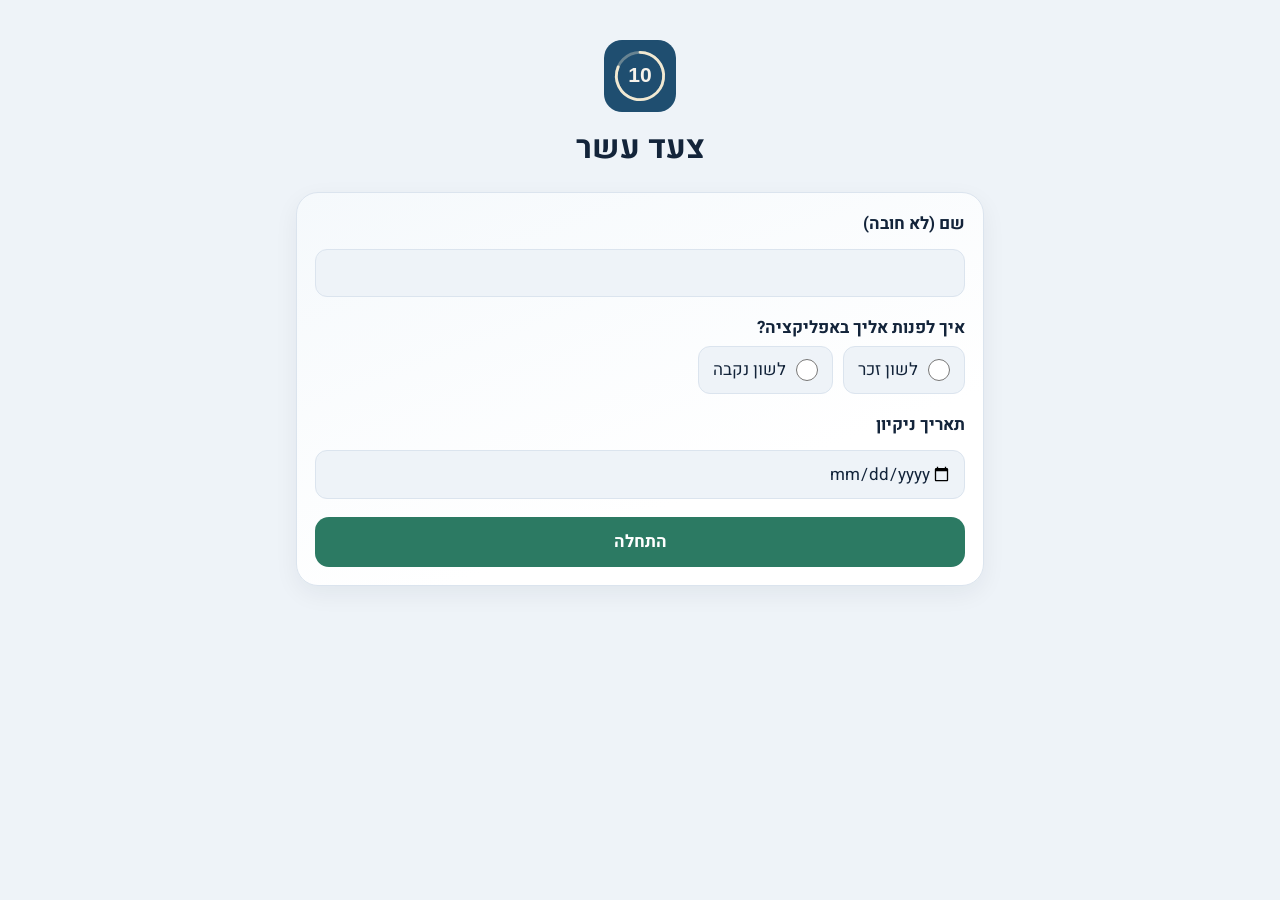
<file: index.html>
<!doctype html>
<html lang="he" dir="rtl">
  <head>
    <meta charset="utf-8" />
    <meta name="viewport" content="width=device-width, initial-scale=1, viewport-fit=cover" />
    <title>צעד עשר</title>
    <meta name="description" content="חשבון נפש יומי. הכול נשמר רק במכשיר שלך." />
    <meta name="theme-color" content="#eef3f8" media="(prefers-color-scheme: light)" />
    <meta name="theme-color" content="#0f1a27" media="(prefers-color-scheme: dark)" />
    <meta name="apple-mobile-web-app-capable" content="yes" />
    <meta name="mobile-web-app-capable" content="yes" />
    <meta name="apple-mobile-web-app-title" content="צעד עשר" />
    <meta name="apple-mobile-web-app-status-bar-style" content="default" />
    <link rel="manifest" href="manifest.webmanifest" />
    <link rel="icon" href="icons/icon.svg" type="image/svg+xml" />
    <link rel="apple-touch-icon" href="icons/apple-touch-icon.png" />
    <link rel="preconnect" href="https://fonts.googleapis.com" />
    <link rel="preconnect" href="https://fonts.gstatic.com" crossorigin />
    <link rel="stylesheet" href="https://fonts.googleapis.com/css2?family=Heebo:wght@400;500;600;700;800&display=swap" />
    <link rel="stylesheet" href="styles.css" />
  </head>
  <body>
    <main id="app" class="page" aria-live="polite"></main>
    <nav id="nav" class="bottom-nav" aria-label="ניווט ראשי" hidden></nav>
    <div id="toast" class="toast" role="status" aria-live="polite"></div>
    <div id="print-root" class="print-root" aria-hidden="true"></div>
    <noscript>כדי להשתמש באפליקציה צריך להפעיל JavaScript.</noscript>
    <script src="app.js"></script>
  </body>
</html>
</file>
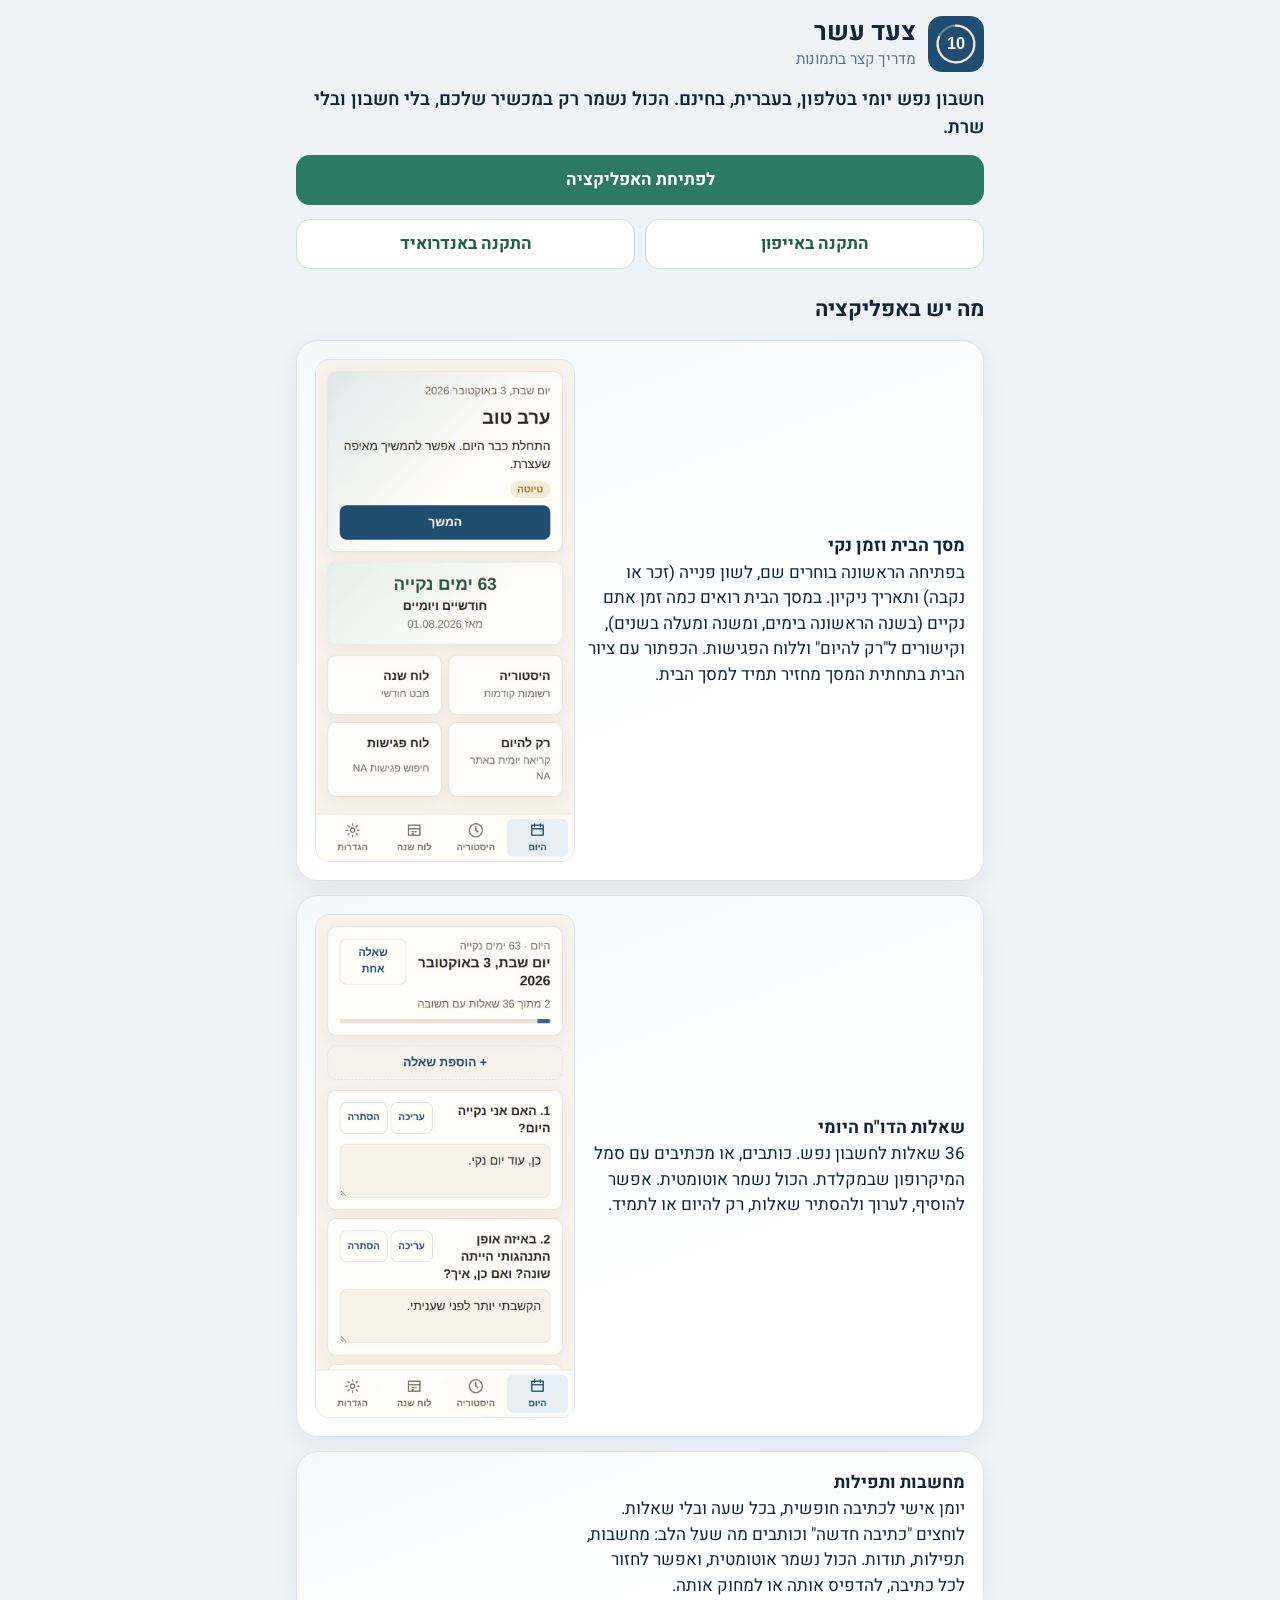
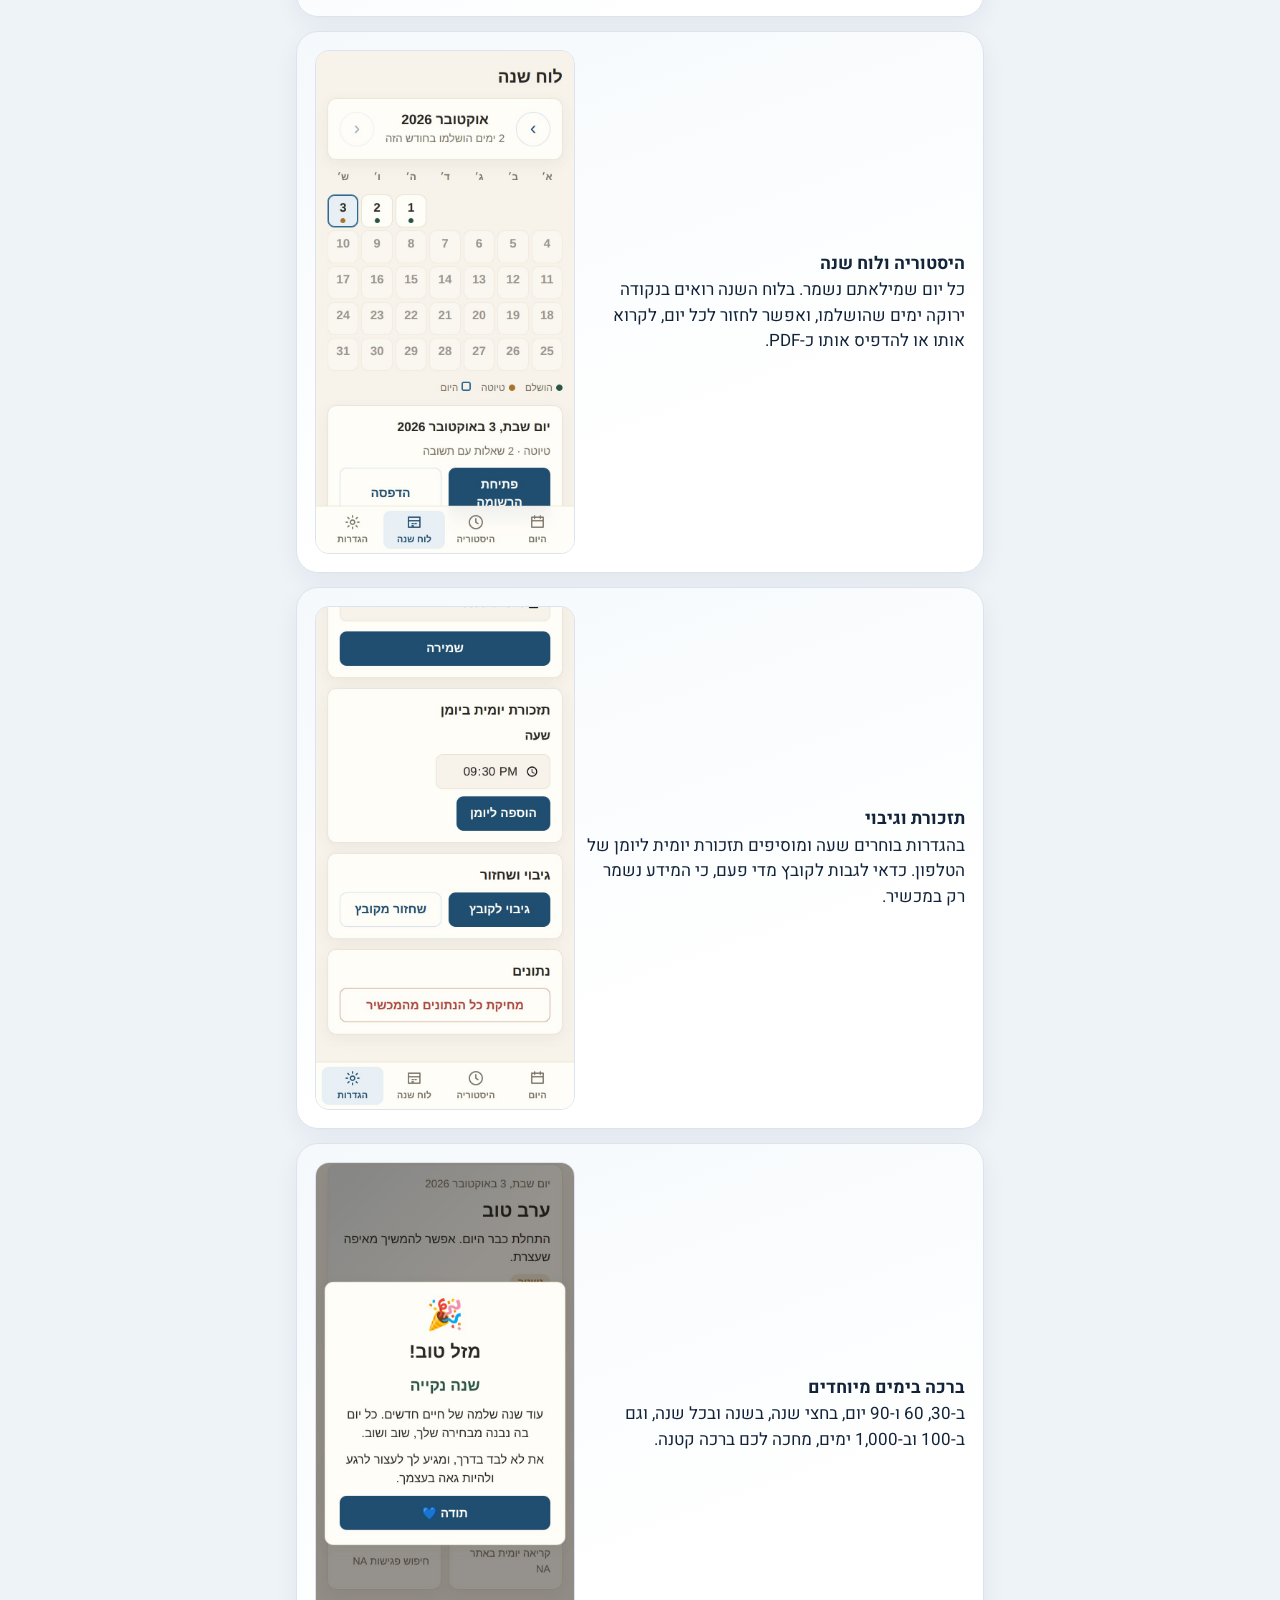
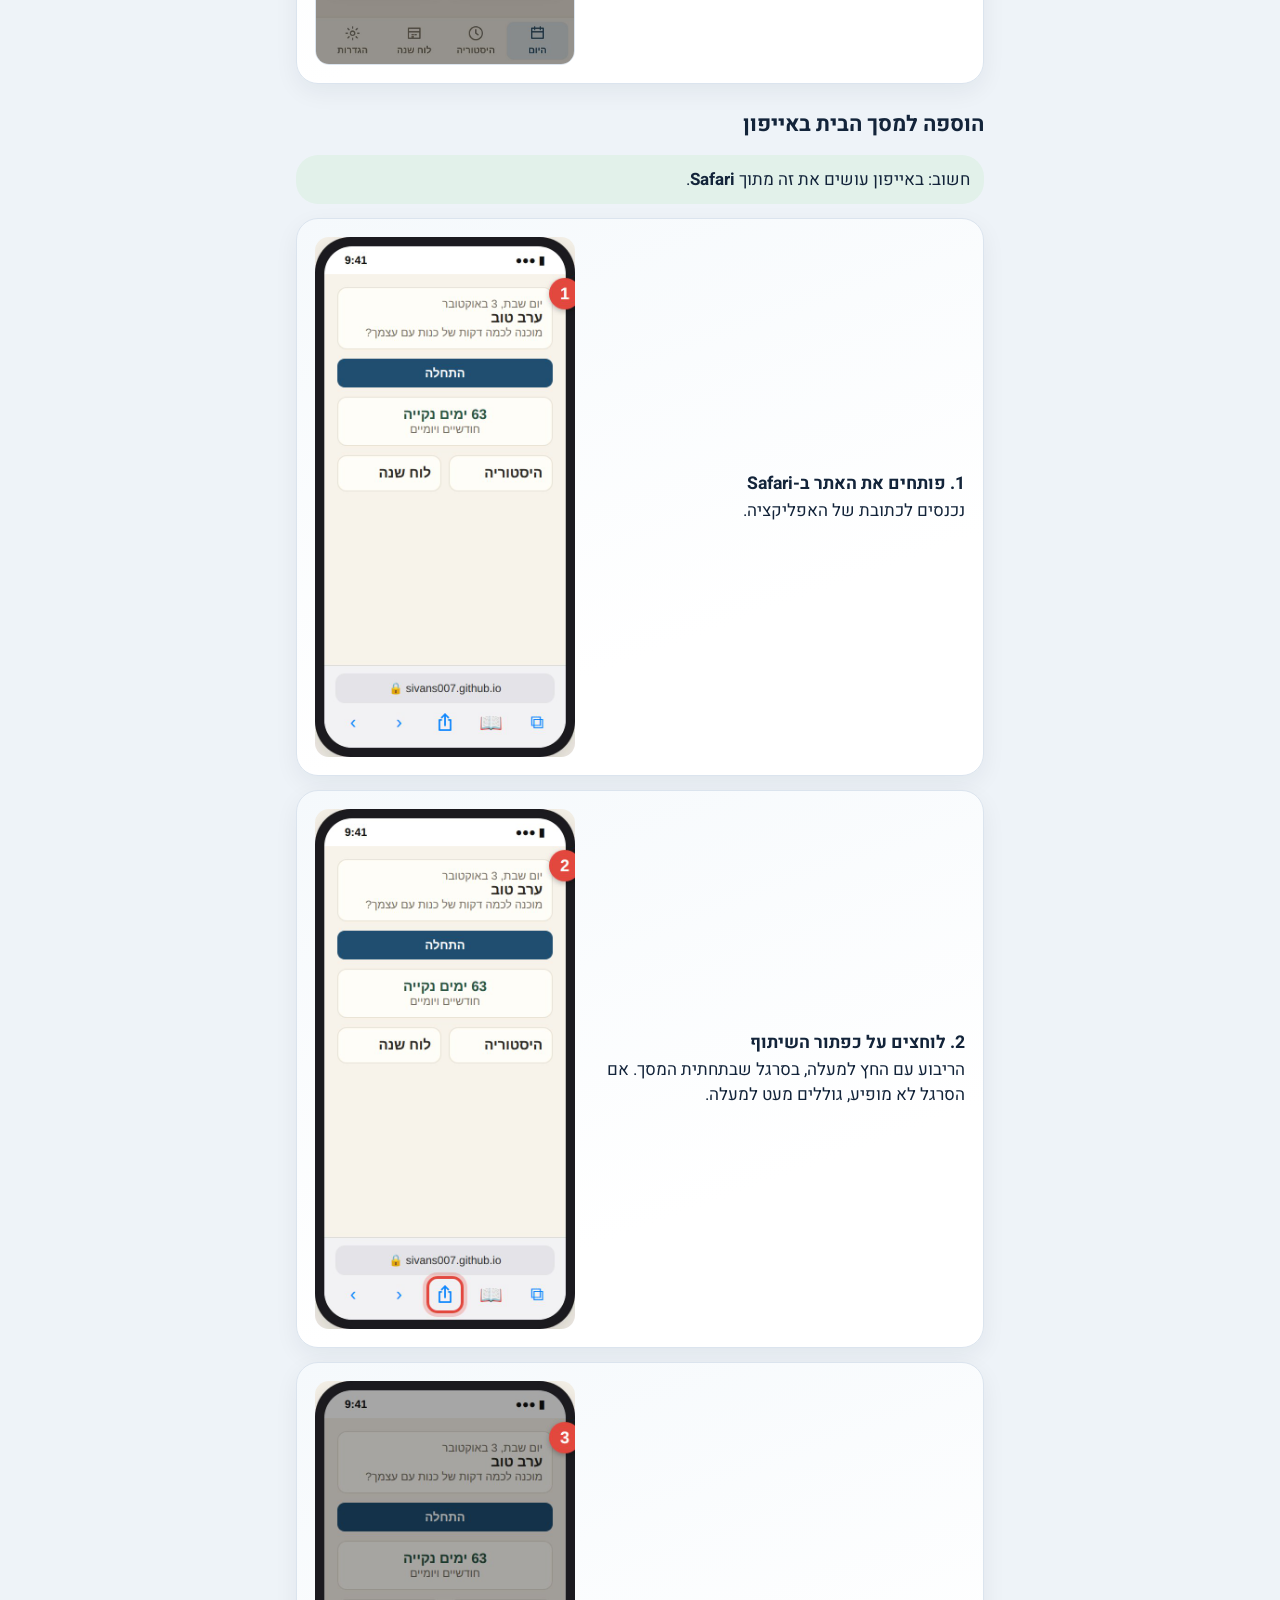
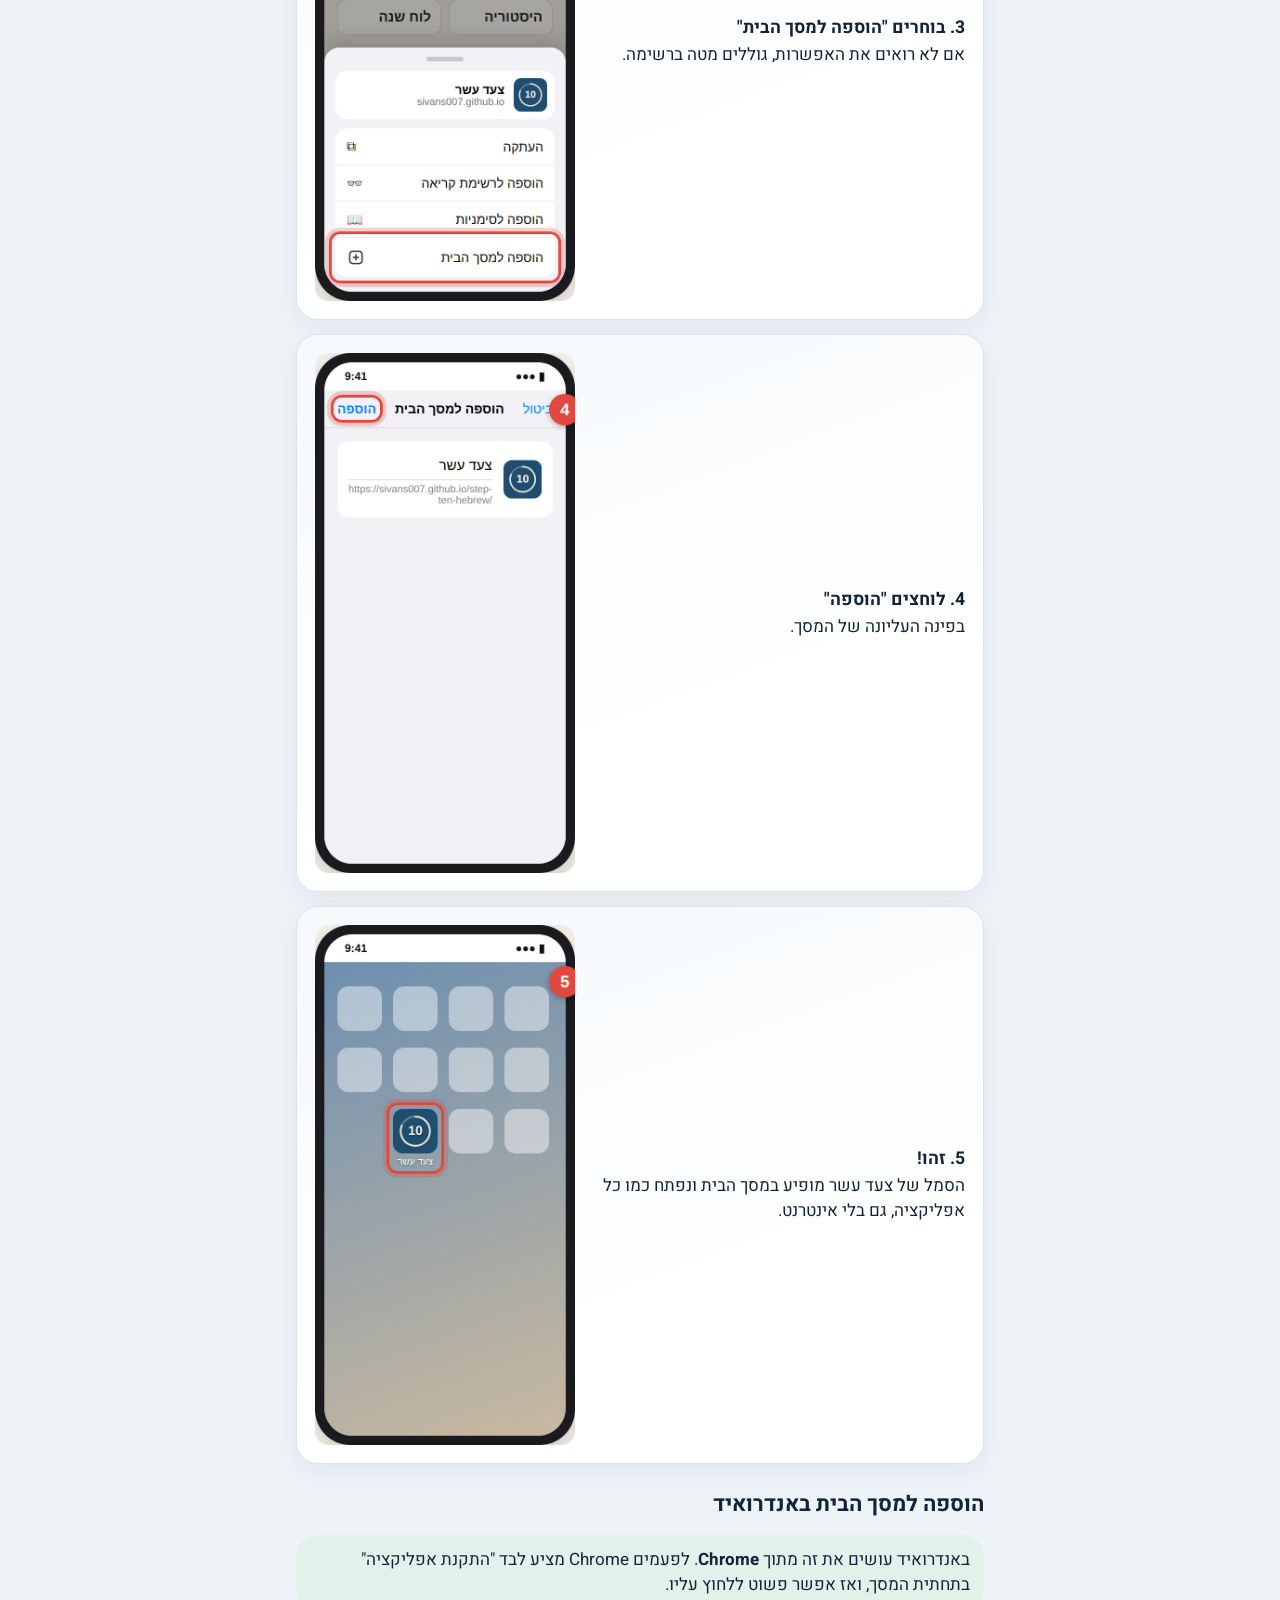
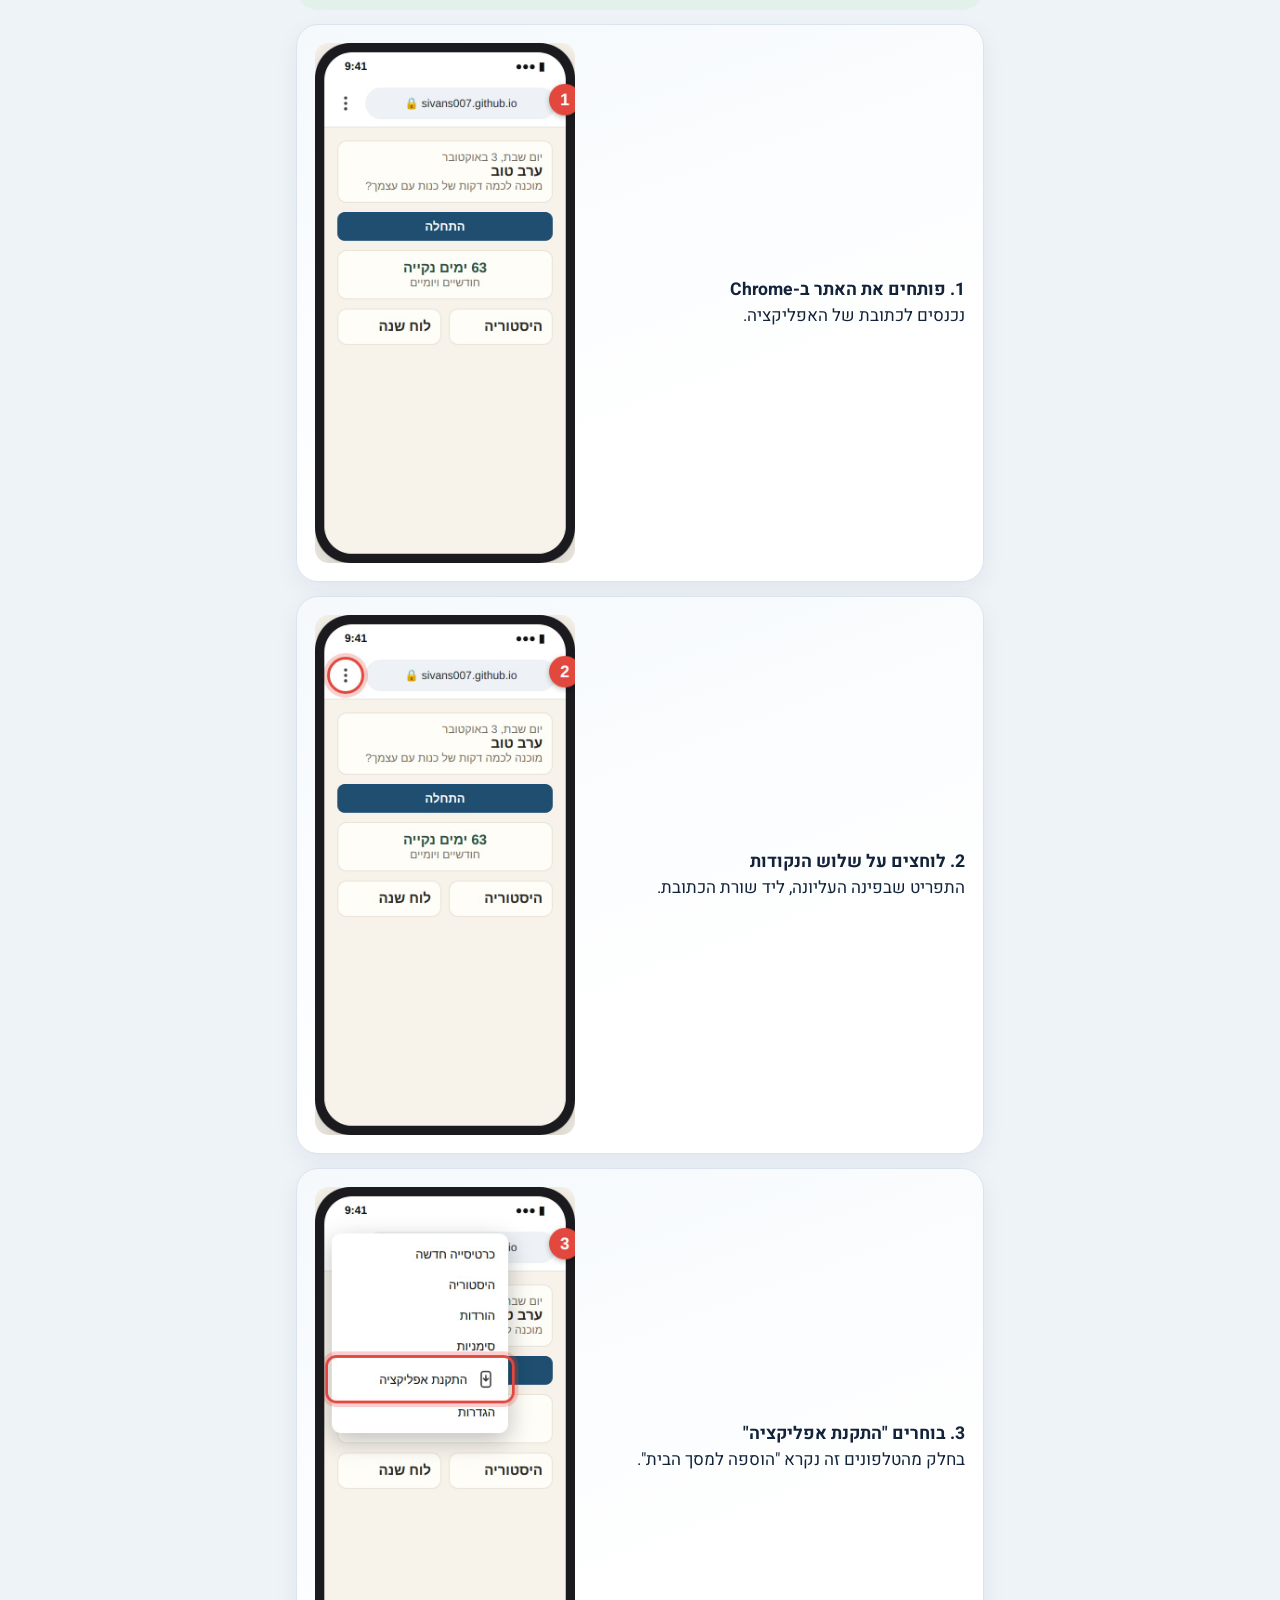
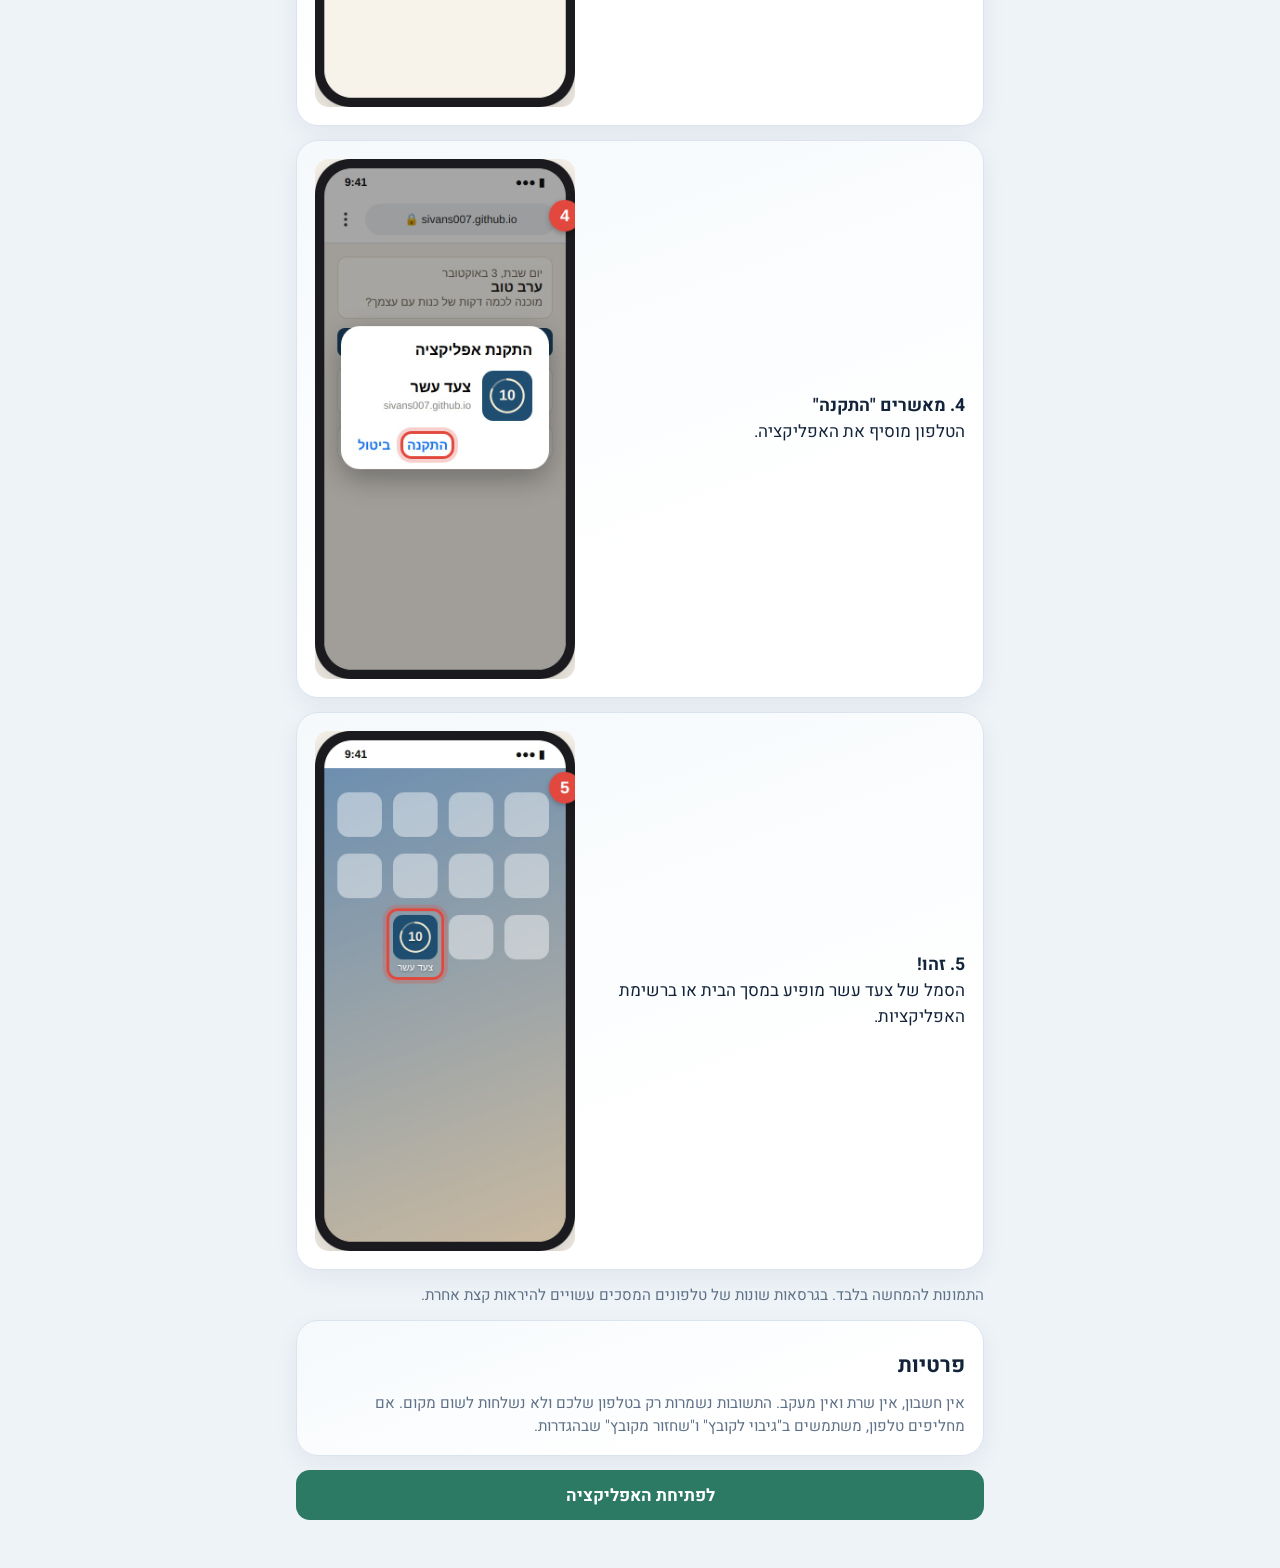
<file: guide.html>
<!doctype html>
<html lang="he" dir="rtl">
  <head>
    <meta charset="utf-8" />
    <meta name="viewport" content="width=device-width, initial-scale=1, viewport-fit=cover" />
    <title>צעד עשר: מדריך</title>
    <meta name="description" content="מדריך קצר לאפליקציית צעד עשר, ואיך מוסיפים אותה למסך הבית באייפון ובאנדרואיד." />
    <meta name="theme-color" content="#eef3f8" media="(prefers-color-scheme: light)" />
    <meta name="theme-color" content="#0f1a27" media="(prefers-color-scheme: dark)" />
    <link rel="manifest" href="manifest.webmanifest" />
    <link rel="icon" href="icons/icon.svg" type="image/svg+xml" />
    <link rel="apple-touch-icon" href="icons/apple-touch-icon.png" />
    <link rel="preconnect" href="https://fonts.googleapis.com" />
    <link rel="preconnect" href="https://fonts.gstatic.com" crossorigin />
    <link rel="stylesheet" href="https://fonts.googleapis.com/css2?family=Heebo:wght@400;500;600;700;800&display=swap" />
    <link rel="stylesheet" href="styles.css" />
    <style>
      .guide {
        padding-bottom: 48px;
      }

      .guide-top {
        display: flex;
        align-items: center;
        gap: 12px;
      }

      .guide-top img {
        border-radius: 14px;
      }

      .guide-top h1 {
        font-size: 1.6rem;
        line-height: 1.2;
      }

      .guide h2 {
        font-size: 1.35rem;
        margin-top: 10px;
      }

      .jump {
        display: grid;
        grid-template-columns: 1fr 1fr;
        gap: 10px;
      }

      .feature {
        display: grid;
        gap: 12px;
      }

      .feature h3,
      .step h3 {
        margin: 0;
        font-size: 1.1rem;
      }

      .shot {
        display: block;
        width: 100%;
        max-width: 300px;
        height: auto;
        justify-self: center;
        border-radius: 14px;
        border: 1px solid var(--line);
        background: #f7f3eb;
      }

      .steps {
        display: grid;
        gap: 14px;
      }

      .step {
        display: grid;
        gap: 10px;
      }

      .step .shot {
        border: 0;
        max-width: 260px;
        background: transparent;
      }

      .note {
        padding: 12px 14px;
        border-radius: var(--radius);
        background: var(--accent-soft);
        color: var(--text);
      }

      @media (min-width: 680px) {
        .feature,
        .step {
          grid-template-columns: 1fr 260px;
          align-items: center;
        }
      }
    </style>
  </head>
  <body>
    <main class="page guide">
      <header class="guide-top">
        <img src="icons/icon.svg" alt="" width="56" height="56" />
        <div>
          <h1>צעד עשר</h1>
          <p class="muted">מדריך קצר בתמונות</p>
        </div>
      </header>

      <p class="lead">חשבון נפש יומי בטלפון, בעברית, בחינם. הכול נשמר רק במכשיר שלכם, בלי חשבון ובלי שרת.</p>

      <div class="action-row">
        <a class="primary-button" href="./">לפתיחת האפליקציה</a>
      </div>

      <nav class="jump" aria-label="קפיצה להוראות התקנה">
        <a class="ghost-button" href="#iphone">התקנה באייפון</a>
        <a class="ghost-button" href="#android">התקנה באנדרואיד</a>
      </nav>

      <h2 id="what">מה יש באפליקציה</h2>

      <section class="card feature">
        <div>
          <h3>מסך הבית וזמן נקי</h3>
          <p>בפתיחה הראשונה בוחרים שם, לשון פנייה (זכר או נקבה) ותאריך ניקיון. במסך הבית רואים כמה זמן אתם נקיים (בשנה הראשונה בימים, ומשנה ומעלה בשנים), וקישורים ל"רק להיום" וללוח הפגישות. הכפתור עם ציור הבית בתחתית המסך מחזיר תמיד למסך הבית.</p>
        </div>
        <img class="shot" src="guide/app-home.jpg" alt="מסך הבית: ברכה, כפתור התחלה וספירת ימים נקיים" width="360" height="700" loading="lazy" />
      </section>

      <section class="card feature">
        <div>
          <h3>שאלות הדו"ח היומי</h3>
          <p>36 שאלות לחשבון נפש. כותבים, או מכתיבים עם סמל המיקרופון שבמקלדת. הכול נשמר אוטומטית. אפשר להוסיף, לערוך ולהסתיר שאלות, רק להיום או לתמיד.</p>
        </div>
        <img class="shot" src="guide/app-questions.jpg" alt="מסך השאלות עם תשובות" width="360" height="700" loading="lazy" />
      </section>

      <section class="card feature">
        <div>
          <h3>מחשבות ותפילות</h3>
          <p>יומן אישי לכתיבה חופשית, בכל שעה ובלי שאלות. לוחצים "כתיבה חדשה" וכותבים מה שעל הלב: מחשבות, תפילות, תודות. הכול נשמר אוטומטית, ואפשר לחזור לכל כתיבה, להדפיס אותה או למחוק אותה.</p>
        </div>
      </section>

      <section class="card feature">
        <div>
          <h3>היסטוריה ולוח שנה</h3>
          <p>כל יום שמילאתם נשמר. בלוח השנה רואים בנקודה ירוקה ימים שהושלמו, ואפשר לחזור לכל יום, לקרוא אותו או להדפיס אותו כ-PDF.</p>
        </div>
        <img class="shot" src="guide/app-calendar.jpg" alt="לוח שנה חודשי עם ימים מסומנים" width="360" height="700" loading="lazy" />
      </section>

      <section class="card feature">
        <div>
          <h3>תזכורת וגיבוי</h3>
          <p>בהגדרות בוחרים שעה ומוסיפים תזכורת יומית ליומן של הטלפון. כדאי לגבות לקובץ מדי פעם, כי המידע נשמר רק במכשיר.</p>
        </div>
        <img class="shot" src="guide/app-settings.jpg" alt="מסך ההגדרות: תזכורת ביומן וגיבוי" width="360" height="700" loading="lazy" />
      </section>

      <section class="card feature">
        <div>
          <h3>ברכה בימים מיוחדים</h3>
          <p>ב-30, 60 ו-90 יום, בחצי שנה, בשנה ובכל שנה, וגם ב-100 וב-1,000 ימים, מחכה לכם ברכה קטנה.</p>
        </div>
        <img class="shot" src="guide/app-milestone.jpg" alt="ברכת מזל טוב לשנה נקייה" width="360" height="700" loading="lazy" />
      </section>

      <h2 id="iphone">הוספה למסך הבית באייפון</h2>
      <p class="note">חשוב: באייפון עושים את זה מתוך <strong>Safari</strong>.</p>

      <div class="steps">
        <section class="card step">
          <div>
            <h3>1. פותחים את האתר ב-Safari</h3>
            <p>נכנסים לכתובת של האפליקציה.</p>
          </div>
          <img class="shot" src="guide/ios-1.jpg" alt="האפליקציה פתוחה ב-Safari" width="300" height="580" loading="lazy" />
        </section>
        <section class="card step">
          <div>
            <h3>2. לוחצים על כפתור השיתוף</h3>
            <p>הריבוע עם החץ למעלה, בסרגל שבתחתית המסך. אם הסרגל לא מופיע, גוללים מעט למעלה.</p>
          </div>
          <img class="shot" src="guide/ios-2.jpg" alt="כפתור השיתוף מסומן בתחתית המסך" width="300" height="580" loading="lazy" />
        </section>
        <section class="card step">
          <div>
            <h3>3. בוחרים "הוספה למסך הבית"</h3>
            <p>אם לא רואים את האפשרות, גוללים מטה ברשימה.</p>
          </div>
          <img class="shot" src="guide/ios-3.jpg" alt="ברשימת השיתוף מסומן: הוספה למסך הבית" width="300" height="580" loading="lazy" />
        </section>
        <section class="card step">
          <div>
            <h3>4. לוחצים "הוספה"</h3>
            <p>בפינה העליונה של המסך.</p>
          </div>
          <img class="shot" src="guide/ios-4.jpg" alt="מסך הוספה למסך הבית, הכפתור הוספה מסומן" width="300" height="580" loading="lazy" />
        </section>
        <section class="card step">
          <div>
            <h3>5. זהו!</h3>
            <p>הסמל של צעד עשר מופיע במסך הבית ונפתח כמו כל אפליקציה, גם בלי אינטרנט.</p>
          </div>
          <img class="shot" src="guide/ios-5.jpg" alt="הסמל של צעד עשר במסך הבית" width="300" height="580" loading="lazy" />
        </section>
      </div>

      <h2 id="android">הוספה למסך הבית באנדרואיד</h2>
      <p class="note">באנדרואיד עושים את זה מתוך <strong>Chrome</strong>. לפעמים Chrome מציע לבד "התקנת אפליקציה" בתחתית המסך, ואז אפשר פשוט ללחוץ עליו.</p>

      <div class="steps">
        <section class="card step">
          <div>
            <h3>1. פותחים את האתר ב-Chrome</h3>
            <p>נכנסים לכתובת של האפליקציה.</p>
          </div>
          <img class="shot" src="guide/android-1.jpg" alt="האפליקציה פתוחה ב-Chrome" width="300" height="580" loading="lazy" />
        </section>
        <section class="card step">
          <div>
            <h3>2. לוחצים על שלוש הנקודות</h3>
            <p>התפריט שבפינה העליונה, ליד שורת הכתובת.</p>
          </div>
          <img class="shot" src="guide/android-2.jpg" alt="כפתור התפריט מסומן" width="300" height="580" loading="lazy" />
        </section>
        <section class="card step">
          <div>
            <h3>3. בוחרים "התקנת אפליקציה"</h3>
            <p>בחלק מהטלפונים זה נקרא "הוספה למסך הבית".</p>
          </div>
          <img class="shot" src="guide/android-3.jpg" alt="בתפריט מסומן: התקנת אפליקציה" width="300" height="580" loading="lazy" />
        </section>
        <section class="card step">
          <div>
            <h3>4. מאשרים "התקנה"</h3>
            <p>הטלפון מוסיף את האפליקציה.</p>
          </div>
          <img class="shot" src="guide/android-4.jpg" alt="חלון התקנת אפליקציה, הכפתור התקנה מסומן" width="300" height="580" loading="lazy" />
        </section>
        <section class="card step">
          <div>
            <h3>5. זהו!</h3>
            <p>הסמל של צעד עשר מופיע במסך הבית או ברשימת האפליקציות.</p>
          </div>
          <img class="shot" src="guide/android-5.jpg" alt="הסמל של צעד עשר במסך הבית" width="300" height="580" loading="lazy" />
        </section>
      </div>

      <p class="muted">התמונות להמחשה בלבד. בגרסאות שונות של טלפונים המסכים עשויים להיראות קצת אחרת.</p>

      <section class="card settings-block">
        <h2>פרטיות</h2>
        <p class="muted">אין חשבון, אין שרת ואין מעקב. התשובות נשמרות רק בטלפון שלכם ולא נשלחות לשום מקום. אם מחליפים טלפון, משתמשים ב"גיבוי לקובץ" ו"שחזור מקובץ" שבהגדרות.</p>
      </section>

      <div class="action-row">
        <a class="primary-button" href="./">לפתיחת האפליקציה</a>
      </div>
    </main>
  </body>
</html>
</file>
<file: styles.css>
/* צבעים בהשראת אפליקציית 12 הצעדים: כחול לילה, כרטיסים מעוגלים ומבטא מנטה. */
:root {
  color-scheme: light dark;
  --bg: #eef3f8;
  --surface: #ffffff;
  --surface-2: #f5f9fc;
  --text: #13243a;
  --muted: #5f7186;
  --line: #dbe4ee;
  --accent: #2c7a63;
  --accent-2: #1f604c;
  --accent-soft: #e2f1ea;
  --accent-line: #c6e2d6;
  --on-accent: #ffffff;
  --blue: #2f6d9e;
  --danger: #b0453b;
  --green: #2c7a63;
  --green-soft: #e2f1ea;
  --amber: #b07a22;
  --amber-soft: #f8eedb;
  --today-bg: #e2f1ea;
  --today-line: #c6e2d6;
  --ring-track: rgba(19, 36, 58, 0.08);
  --radius: 22px;
  --radius-sm: 14px;
  --shadow: 0 8px 24px rgba(19, 36, 58, 0.06);
  --nav-h: 64px;
}

@media (prefers-color-scheme: dark) {
  :root {
    --bg: #0f1a27;
    --surface: #152435;
    --surface-2: #1b2e45;
    --text: #eef2f7;
    --muted: #8d9cb0;
    --line: #23364c;
    --accent: #8fd1b5;
    --accent-2: #a6dcc5;
    --accent-soft: #19323a;
    --accent-line: #2a4a52;
    --on-accent: #0f1a27;
    --blue: #7fb4e6;
    --danger: #f08f86;
    --green: #8fd1b5;
    --green-soft: #183634;
    --amber: #f2c14e;
    --amber-soft: #3a3020;
    --today-bg: #183a35;
    --today-line: #24544a;
    --ring-track: rgba(255, 255, 255, 0.07);
    --shadow: none;
  }
}

* {
  box-sizing: border-box;
}

html {
  -webkit-text-size-adjust: 100%;
}

body {
  margin: 0;
  min-height: 100vh;
  background: var(--bg);
  color: var(--text);
  font-family: "Heebo", "Assistant", "Segoe UI", Arial, "Noto Sans Hebrew", sans-serif;
  font-size: 17px;
  line-height: 1.5;
  -webkit-font-smoothing: antialiased;
  overflow-x: hidden;
}

button,
input,
textarea,
select {
  font: inherit;
  color: inherit;
}

button {
  cursor: pointer;
}

button:disabled {
  cursor: not-allowed;
  opacity: 0.45;
}

:focus-visible {
  outline: 3px solid var(--accent);
  outline-offset: 2px;
}

h1,
h2,
p {
  margin: 0;
}

.page {
  width: min(100%, 720px);
  margin: 0 auto;
  padding: max(16px, env(safe-area-inset-top)) 16px calc(var(--nav-h) + 40px + env(safe-area-inset-bottom));
  display: grid;
  gap: 14px;
}

.page-title {
  font-size: 1.5rem;
  line-height: 1.25;
  padding-top: 6px;
}

.card {
  background: linear-gradient(160deg, var(--surface-2), var(--surface) 70%);
  border: 1px solid var(--line);
  border-radius: var(--radius);
  box-shadow: var(--shadow);
  padding: 18px;
}

.muted {
  color: var(--muted);
  font-size: 0.95rem;
}

.warning {
  padding: 12px 14px;
  border-radius: var(--radius);
  background: var(--amber-soft);
  color: var(--amber);
  font-weight: 600;
}

/* כפתורים */

.primary-button,
.ghost-button,
.danger-button,
.file-button {
  display: inline-flex;
  align-items: center;
  justify-content: center;
  gap: 6px;
  min-height: 50px;
  padding: 10px 18px;
  border-radius: var(--radius-sm);
  font-weight: 700;
  text-align: center;
  text-decoration: none;
  border: 1px solid transparent;
}

.primary-button {
  background: var(--accent);
  color: var(--on-accent);
}

@media (prefers-color-scheme: dark) {
  .primary-button {
    background: var(--accent);
  }
}

.ghost-button,
.file-button {
  background: var(--surface);
  border-color: var(--accent-line);
  color: var(--accent-2);
}

.danger-button {
  background: transparent;
  border-color: color-mix(in srgb, var(--danger) 40%, var(--line));
  color: var(--danger);
}

.small {
  min-height: 44px;
  padding: 8px 14px;
  font-size: 0.95rem;
}

.tiny {
  min-height: 44px;
  min-width: 44px;
  padding: 6px 10px;
  font-size: 0.85rem;
  font-weight: 600;
}

.wide {
  width: 100%;
}

.link-button {
  justify-self: start;
  min-height: 44px;
  padding: 8px 0;
  border: 0;
  background: none;
  color: var(--accent-2);
  font-weight: 700;
  text-decoration: underline;
  text-underline-offset: 3px;
}

.icon-button {
  width: 48px;
  height: 48px;
  border-radius: 50%;
  border: 1px solid var(--accent-line);
  background: var(--surface);
  color: var(--accent-2);
  font-size: 1.6rem;
  line-height: 1;
}

.action-row {
  display: flex;
  flex-wrap: wrap;
  gap: 10px;
}

.action-row > * {
  flex: 1 1 140px;
}

.inline-actions {
  display: flex;
  gap: 8px;
  flex-wrap: wrap;
}

/* טפסים */

.text-input,
.answer-area {
  width: 100%;
  min-height: 48px;
  padding: 10px 12px;
  border: 1px solid var(--line);
  border-radius: 12px;
  background: var(--bg);
  color: var(--text);
}

.answer-area {
  display: block;
  resize: vertical;
  line-height: 1.55;
  font-size: 17px;
}

.text-input:focus,
.answer-area:focus {
  outline: none;
  border-color: var(--accent);
  box-shadow: 0 0 0 3px var(--accent-soft);
}

.field {
  display: grid;
  gap: 6px;
  margin: 0;
  padding: 0;
  border: 0;
  min-width: 0;
}

.field > span,
.field > legend {
  font-weight: 700;
  padding: 0;
  margin-bottom: 6px;
}

.choice-row {
  display: flex;
  flex-wrap: wrap;
  gap: 10px;
}

.choice {
  display: inline-flex;
  align-items: center;
  flex-wrap: wrap;
  gap: 10px;
  min-height: 48px;
  padding: 6px 14px;
  border: 1px solid var(--line);
  border-radius: 12px;
  background: var(--bg);
  cursor: pointer;
}

.choice input[type="radio"] {
  width: 22px;
  height: 22px;
  margin: 0;
  accent-color: var(--accent-2);
}

.choice:has(input:checked) {
  border-color: var(--accent);
  background: var(--accent-soft);
}

.stack {
  display: grid;
  gap: 14px;
}

.file-button {
  position: relative;
  overflow: hidden;
  cursor: pointer;
}

.file-button input {
  position: absolute;
  inset: 0;
  opacity: 0;
  cursor: pointer;
}

.inline-form {
  display: flex;
  flex-wrap: wrap;
  align-items: end;
  gap: 10px;
}

.compact {
  flex: 0 1 160px;
}

.time-input,
.date-input {
  direction: ltr;
  text-align: right;
}

/* פתיחה */

.setup {
  display: grid;
  gap: 12px;
  padding-top: 24px;
  text-align: center;
}

.setup-icon {
  justify-self: center;
  border-radius: 18px;
}

.setup h1 {
  font-size: 2rem;
}

.lead {
  font-size: 1.15rem;
  font-weight: 600;
}


.setup-form {
  display: grid;
  gap: 18px;
  margin-top: 8px;
  text-align: right;
}

/* מסך הבית */

.app-header {
  display: flex;
  align-items: center;
  justify-content: space-between;
  gap: 12px;
  padding-top: 4px;
}

.app-title {
  color: var(--accent);
  font-size: 1.45rem;
  font-weight: 800;
}

.round-button {
  display: grid;
  place-items: center;
  width: 48px;
  height: 48px;
  border-radius: 50%;
  border: 1px solid var(--line);
  background: var(--surface-2);
  color: var(--accent);
}

.icon {
  width: 24px;
  height: 24px;
  fill: none;
  stroke: currentColor;
  stroke-width: 1.8;
  stroke-linecap: round;
  stroke-linejoin: round;
  flex: 0 0 auto;
}

.tone-mint {
  color: var(--accent);
}

.tone-blue {
  color: var(--blue);
}

.tone-muted {
  color: var(--muted);
}

.hero {
  display: grid;
  gap: 4px;
  padding: 2px 2px 4px;
}

.hero h1 {
  font-size: 2rem;
  font-weight: 800;
  line-height: 1.2;
}

.hero-intro {
  margin-top: 4px;
  color: var(--muted);
}

.today-card {
  display: flex;
  align-items: center;
  gap: 14px;
  width: 100%;
  min-height: 84px;
  text-align: right;
  color: var(--text);
  background: var(--today-bg);
  border-color: var(--today-line);
}

.today-dot {
  flex: 0 0 auto;
  width: 14px;
  height: 14px;
  border-radius: 50%;
  background: var(--amber);
  box-shadow: 0 0 0 5px color-mix(in srgb, var(--amber) 22%, transparent);
}

.today-completed .today-dot {
  background: var(--green);
  box-shadow: 0 0 0 5px color-mix(in srgb, var(--green) 22%, transparent);
}

.today-text {
  flex: 1 1 auto;
  display: grid;
  gap: 2px;
  min-width: 0;
}

.today-text strong {
  font-size: 1.15rem;
}

.today-status {
  color: var(--amber);
  font-weight: 700;
}

.today-completed .today-status {
  color: var(--green);
}

.chevron {
  color: var(--muted);
  width: 20px;
  height: 20px;
}

.quick-grid {
  display: grid;
  grid-template-columns: 1fr 1fr;
  gap: 12px;
}

.quick-card {
  display: grid;
  align-content: start;
  gap: 4px;
  min-height: 132px;
  text-decoration: none;
  text-align: right;
  color: var(--text);
}

.quick-card .icon {
  width: 28px;
  height: 28px;
  margin-bottom: 14px;
}

.quick-card strong {
  font-size: 1.1rem;
  line-height: 1.3;
}

.quick-card span {
  color: var(--muted);
  font-size: 0.92rem;
}

.list-card {
  display: flex;
  align-items: center;
  gap: 14px;
  min-height: 84px;
  text-decoration: none;
  color: var(--text);
}

.list-card .icon:not(.chevron) {
  width: 26px;
  height: 26px;
}

.list-text {
  flex: 1 1 auto;
  display: grid;
  gap: 2px;
}

.list-text strong {
  font-size: 1.1rem;
}

.list-text span {
  color: var(--muted);
  font-size: 0.92rem;
}

.status-chip {
  display: inline-block;
  justify-self: start;
  padding: 2px 10px;
  border-radius: 999px;
  font-size: 0.85rem;
  font-weight: 700;
  background: var(--accent-soft);
  color: var(--accent-2);
}

.status-completed {
  background: var(--green-soft);
  color: var(--green);
}

.status-partial {
  background: var(--amber-soft);
  color: var(--amber);
}




.entry-header {
  display: grid;
  gap: 8px;
}

.entry-header-top {
  display: flex;
  justify-content: space-between;
  align-items: start;
  gap: 10px;
}

.entry-header h1 {
  font-size: 1.2rem;
  line-height: 1.3;
}

.progress-line {
  font-size: 0.95rem;
  color: var(--muted);
}

.autosave {
  color: var(--green);
  font-weight: 700;
}

.progress-track {
  height: 6px;
  border-radius: 999px;
  background: var(--line);
  overflow: hidden;
}

.progress-fill {
  height: 100%;
  background: var(--accent);
  transition: width 0.3s ease;
}

.question-stack {
  display: grid;
  gap: 12px;
}

.question-card {
  display: grid;
  gap: 10px;
}

.question-head {
  display: flex;
  align-items: start;
  justify-content: space-between;
  gap: 8px;
}

.question-title {
  font-size: 1.08rem;
  line-height: 1.4;
  font-weight: 700;
}

.question-tools {
  display: flex;
  gap: 4px;
  flex-shrink: 0;
}


.add-question {
  min-height: 48px;
  border: 1px dashed var(--accent-line);
  border-radius: var(--radius);
  background: transparent;
  color: var(--accent-2);
  font-weight: 700;
}

.question-nav {
  display: grid;
  grid-template-columns: 1fr 1fr;
  gap: 10px;
}

.hidden-questions {
  display: grid;
  gap: 8px;
}

.hidden-question {
  display: flex;
  align-items: center;
  justify-content: space-between;
  gap: 10px;
  padding: 10px 14px;
  color: var(--muted);
}

.danger-zone {
  display: grid;
  padding-top: 8px;
}

/* חלון */

.dialog-backdrop {
  position: fixed;
  inset: 0;
  z-index: 40;
  background: rgba(8, 14, 24, 0.55);
}

.dialog {
  position: fixed;
  z-index: 41;
  left: 50%;
  bottom: max(16px, env(safe-area-inset-bottom));
  transform: translateX(-50%);
  width: min(calc(100% - 24px), 560px);
  max-height: calc(100vh - 40px);
  overflow-y: auto;
  display: grid;
  gap: 12px;
}

.dialog h2 {
  font-size: 1.2rem;
}

.dialog-question {
  padding: 10px 12px;
  border-radius: 12px;
  background: var(--bg);
}

.scope-options {
  display: grid;
  gap: 8px;
}

.scope-options .date-input {
  flex: 1 1 140px;
  min-height: 44px;
}

/* היסטוריה */

.group-label {
  font-size: 0.95rem;
  color: var(--muted);
  font-weight: 700;
  margin-top: 6px;
}

.history-group {
  display: grid;
  gap: 10px;
}

.history-card {
  display: grid;
  gap: 10px;
}

.history-main {
  display: grid;
  gap: 4px;
  min-width: 0;
}

.history-preview {
  font-size: 0.92rem;
  overflow-wrap: anywhere;
}

.empty-state {
  display: grid;
  gap: 10px;
  justify-items: start;
}

/* לוח שנה */

.calendar-head {
  display: flex;
  align-items: center;
  justify-content: space-between;
  gap: 8px;
}

.calendar-title {
  text-align: center;
}

.calendar-title h2 {
  font-size: 1.2rem;
}

.calendar-daynames,
.calendar-grid {
  display: grid;
  grid-template-columns: repeat(7, minmax(0, 1fr));
  gap: 4px;
}

.calendar-daynames span {
  text-align: center;
  color: var(--muted);
  font-size: 0.85rem;
  font-weight: 700;
}

.calendar-day {
  display: grid;
  justify-items: center;
  align-content: center;
  gap: 2px;
  min-height: 46px;
  padding: 4px 0;
  border: 1px solid var(--line);
  border-radius: 12px;
  background: var(--surface);
  font-weight: 700;
}

.calendar-day.is-today {
  border-color: var(--accent);
  box-shadow: inset 0 0 0 1px var(--accent);
}

.calendar-day.selected {
  background: var(--accent-soft);
}

.day-dot {
  width: 7px;
  height: 7px;
  border-radius: 50%;
}

.dot-completed {
  background: var(--green);
}

.dot-partial {
  background: var(--amber);
}

.calendar-legend {
  display: flex;
  flex-wrap: wrap;
  gap: 14px;
  font-size: 0.85rem;
  color: var(--muted);
}

.legend::before {
  content: "";
  display: inline-block;
  width: 9px;
  height: 9px;
  margin-inline-end: 5px;
  border-radius: 50%;
}

.legend-completed::before {
  background: var(--green);
}

.legend-partial::before {
  background: var(--amber);
}

.legend-today::before {
  border-radius: 3px;
  border: 2px solid var(--accent);
}

.calendar-day-panel {
  display: grid;
  gap: 10px;
}

.calendar-day-panel h2 {
  font-size: 1.1rem;
}

/* הגדרות */

.settings-block {
  display: grid;
  gap: 10px;
}

.settings-block h2 {
  font-size: 1.15rem;
}

/* ניווט תחתון */

.bottom-nav {
  position: fixed;
  inset-inline: 0;
  bottom: 0;
  z-index: 30;
  display: grid;
  grid-template-columns: repeat(5, 1fr);
  gap: 2px;
  padding: 6px 6px max(6px, env(safe-area-inset-bottom));
  background: color-mix(in srgb, var(--surface) 94%, transparent);
  border-top: 1px solid var(--line);
  backdrop-filter: blur(10px);
}

.bottom-nav[hidden] {
  display: none;
}

.nav-item {
  display: grid;
  justify-items: center;
  gap: 2px;
  min-height: 52px;
  padding: 4px 0;
  border: 0;
  border-radius: 12px;
  background: none;
  color: var(--muted);
  font-size: 0.78rem;
  font-weight: 700;
  white-space: nowrap;
}

.nav-item svg {
  width: 24px;
  height: 24px;
  fill: none;
  stroke: currentColor;
  stroke-width: 1.8;
  stroke-linecap: round;
  stroke-linejoin: round;
}

.nav-item.active {
  color: var(--accent-2);
  background: var(--accent-soft);
}

.toast {
  position: fixed;
  z-index: 60;
  left: 50%;
  bottom: calc(var(--nav-h) + 20px + env(safe-area-inset-bottom));
  transform: translate(-50%, 20px);
  max-width: calc(100% - 32px);
  padding: 10px 16px;
  border-radius: 12px;
  background: var(--text);
  color: var(--bg);
  font-weight: 600;
  opacity: 0;
  pointer-events: none;
  transition: opacity 0.2s ease, transform 0.2s ease;
}

.toast.visible {
  opacity: 1;
  transform: translate(-50%, 0);
}

.print-root {
  display: none;
}

/* הדפסה: רק הרשומה, בשחור על לבן */

@media print {
  @page {
    margin: 16mm;
  }

  body {
    background: #fff;
    color: #000;
    font-size: 12pt;
  }

  #app,
  #nav,
  #toast {
    display: none !important;
  }

  .print-root {
    display: block;
  }

  .print-sheet h1 {
    font-size: 18pt;
    margin-bottom: 4pt;
  }

  .print-meta {
    color: #444;
    margin-bottom: 14pt;
    padding-bottom: 8pt;
    border-bottom: 1px solid #999;
  }

  .print-item {
    break-inside: avoid;
    margin-bottom: 12pt;
  }

  .print-question {
    font-weight: 700;
    margin-bottom: 3pt;
  }

  .print-answer {
    white-space: pre-wrap;
    min-height: 1.4em;
    padding-inline-start: 10pt;
    border-inline-start: 2px solid #ccc;
  }
}

/* זמן נקי */

.clean-time {
  display: flex;
  align-items: center;
  gap: 16px;
  padding: 20px 16px;
}

.clean-ring {
  position: relative;
  flex: 0 0 auto;
  width: 118px;
  height: 118px;
  display: grid;
  place-content: center;
  justify-items: center;
  text-align: center;
}

.clean-ring svg {
  position: absolute;
  inset: 0;
  width: 100%;
  height: 100%;
}

.ring-track,
.ring-fill {
  fill: none;
  stroke-width: 8;
}

.ring-track {
  stroke: var(--ring-track);
}

.ring-fill {
  stroke: var(--green);
  stroke-linecap: round;
}

.clean-number {
  position: relative;
  font-size: 2.9rem;
  font-weight: 800;
  line-height: 1;
  letter-spacing: -0.02em;
}

.clean-unit {
  position: relative;
  margin-top: 4px;
  color: var(--muted);
  font-size: 0.95rem;
  font-weight: 600;
}

.clean-text {
  flex: 1 1 auto;
  min-width: 0;
  display: grid;
  gap: 4px;
}

.clean-kicker {
  color: var(--green);
  font-size: 0.95rem;
  font-weight: 700;
}

.clean-detail {
  font-size: 1.2rem;
  font-weight: 800;
  line-height: 1.25;
  overflow-wrap: anywhere;
}

.clean-next,
.clean-since {
  color: var(--muted);
  font-size: 0.95rem;
}

/* ברכת אבן דרך */

.celebrate {
  top: 50%;
  bottom: auto;
  transform: translate(-50%, -50%);
  overflow: hidden;
  text-align: center;
  justify-items: center;
  padding: 24px 20px 20px;
  animation: celebrate-in 0.45s ease-out both;
}

.celebrate h2 {
  font-size: 1.6rem;
}

.celebrate-emoji {
  font-size: 2.6rem;
  line-height: 1;
}

.celebrate-big {
  font-size: 1.35rem;
  font-weight: 800;
  color: var(--green);
}

.confetti {
  position: absolute;
  inset: 0;
  pointer-events: none;
}

.confetti span {
  position: absolute;
  top: -12px;
  left: calc((var(--i) * 4.2%) + 1%);
  width: 8px;
  height: 12px;
  border-radius: 2px;
  background: var(--accent);
  opacity: 0;
  animation: confetti-fall 2.6s ease-in calc(var(--i) * 0.07s) 2 both;
}

.confetti span:nth-child(2n) {
  animation-duration: 3.2s;
  width: 6px;
}

.confetti span:nth-child(5n) {
  animation-duration: 2.1s;
  top: -40px;
}

.confetti span:nth-child(3n) {
  background: var(--amber);
}

.confetti span:nth-child(3n + 1) {
  background: var(--green);
}

@keyframes confetti-fall {
  0% {
    transform: translateY(0) rotate(0);
    opacity: 1;
  }
  100% {
    transform: translateY(420px) rotate(540deg);
    opacity: 0;
  }
}

@keyframes celebrate-in {
  from {
    opacity: 0;
    transform: translate(-50%, -46%) scale(0.94);
  }
  to {
    opacity: 1;
    transform: translate(-50%, -50%) scale(1);
  }
}

@media (prefers-reduced-motion: reduce) {
  *,
  *::before,
  *::after {
    animation: none !important;
    transition: none !important;
  }

  .confetti {
    display: none;
  }
}

/* מחשבות ותפילות */



.journal-head {
  display: grid;
  gap: 4px;
}

.journal-head h1 {
  font-size: 1.2rem;
  line-height: 1.3;
}

.journal-card {
  padding: 12px;
}

.journal-area {
  min-height: 40vh;
  line-height: 1.7;
}

.journal-item {
  display: grid;
  gap: 4px;
  width: 100%;
  min-height: 64px;
  text-align: right;
  color: var(--text);
}

.journal-item-date {
  color: var(--muted);
  font-size: 0.9rem;
  font-weight: 700;
}

.journal-item-text {
  font-size: 0.98rem;
  overflow-wrap: anywhere;
}

.entry-header-top .ghost-button {
  white-space: nowrap;
}

.quick-card {
  padding: 18px 16px;
}
</file>
